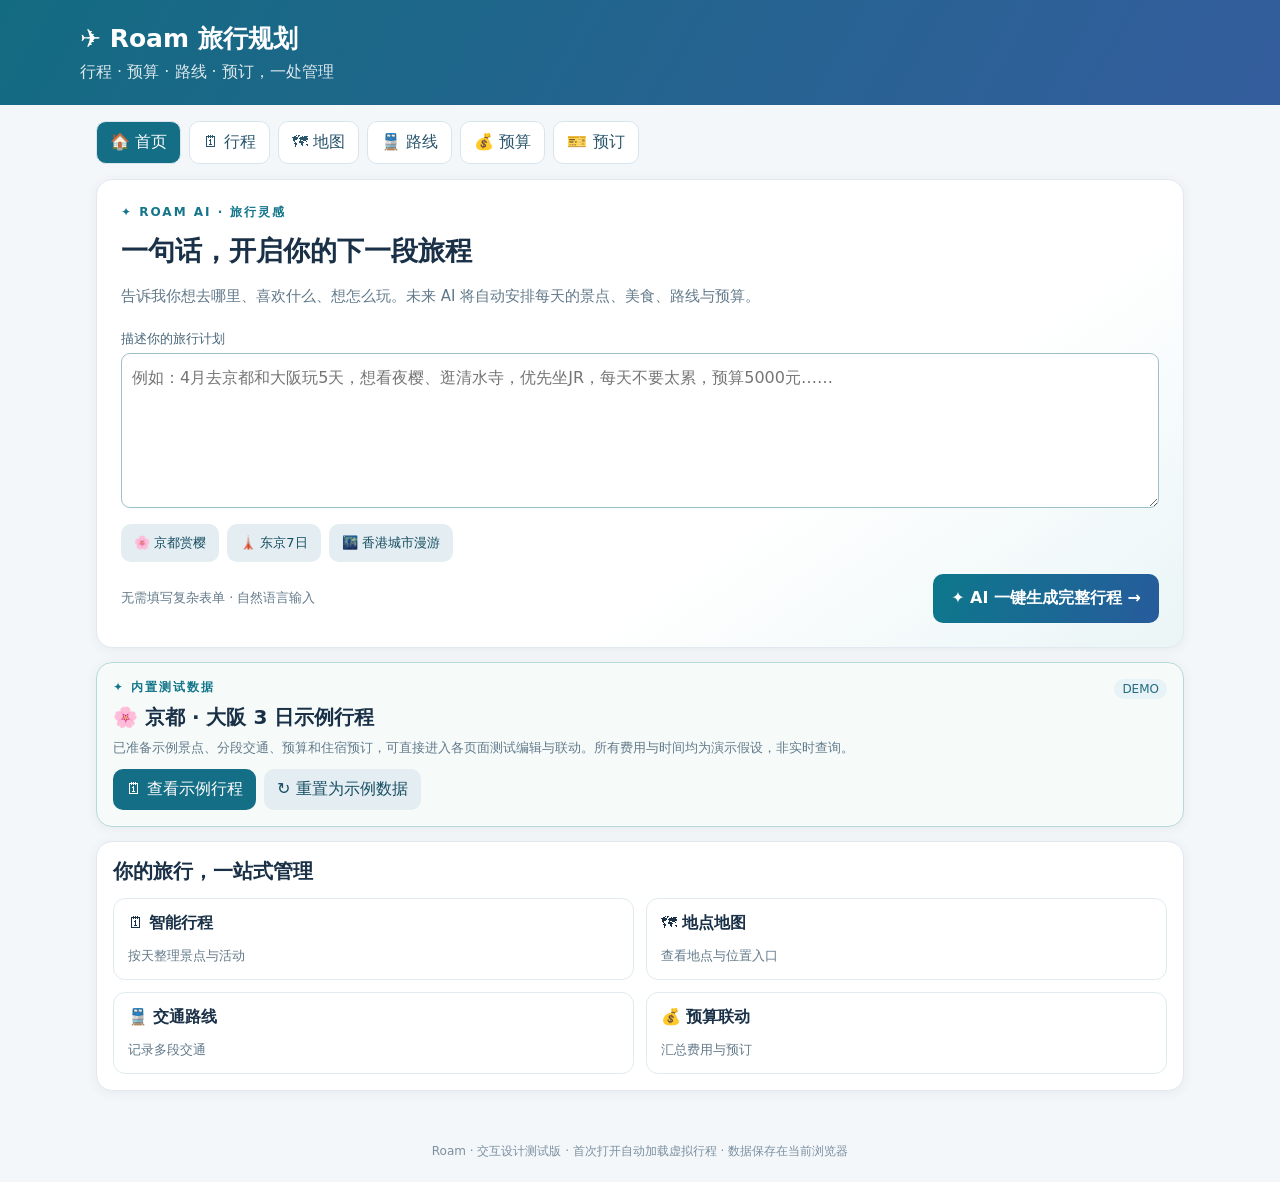
<file: index 2.html>
<!doctype html><html lang="zh-CN"><head><meta charset="utf-8"><meta name="viewport" content="width=device-width,initial-scale=1"><title>Roam 旅行规划</title><style>
:root{font-family:system-ui,-apple-system,sans-serif;color:#193047;background:#f4f7fa}*{box-sizing:border-box}body{margin:0}header{background:linear-gradient(120deg,#136b81,#345d9d);color:white;padding:22px 18px}header h1{margin:0;font-size:25px}header p{margin:7px 0 0;opacity:.85}.wrap{max-width:1120px;margin:auto;padding:16px}nav{display:flex;gap:8px;overflow:auto;margin-bottom:15px}button,input,select,textarea{font:inherit}button{border:0;background:#146e86;color:white;border-radius:10px;padding:10px 13px;cursor:pointer}button.secondary{background:#e3edf2;color:#164d61}button.danger{background:#fce5e5;color:#a32c2c}nav button{white-space:nowrap;background:white;color:#28546c;border:1px solid #d9e5ed}nav button.active{background:#146e86;color:white}section{display:none}section.active{display:block}.panel{background:white;border:1px solid #e1e8ef;border-radius:16px;padding:16px;margin-bottom:14px;box-shadow:0 2px 12px #102b4010}h2{margin:0 0 13px;font-size:20px}h3{margin:8px 0}label{display:block;font-size:13px;color:#496579;margin-bottom:5px}input,select,textarea{width:100%;border:1px solid #cad9e4;border-radius:9px;padding:10px;background:white;color:#193047}textarea{min-height:75px}.grid{display:grid;grid-template-columns:repeat(2,minmax(0,1fr));gap:11px}.grid3{display:grid;grid-template-columns:repeat(3,minmax(0,1fr));gap:11px}.actions{display:flex;gap:8px;flex-wrap:wrap;margin-top:12px}.item{border:1px solid #dfe8ee;border-radius:12px;padding:13px;margin:10px 0;background:#fcfdff}.muted{color:#62798a;font-size:13px}.big{font-size:25px;font-weight:750}.stats{display:grid;grid-template-columns:repeat(3,1fr);gap:10px}.stat{background:#edf6fa;border-radius:12px;padding:14px}.map{height:350px;position:relative;overflow:hidden;border-radius:13px;background:linear-gradient(35deg,#d8edf1 0 30%,#e9f1e2 30% 55%,#d4e9f4 55%);border:1px solid #b7d2d8}.map:before{content:"";position:absolute;inset:-50%;background:repeating-linear-gradient(28deg,transparent 0 55px,#ffffffba 57px 66px,transparent 68px 130px),repeating-linear-gradient(112deg,transparent 0 85px,#ffffffc9 87px 97px,transparent 99px 160px)}.pins{position:absolute;inset:0;transform-origin:center;transition:transform .2s}.pin{position:absolute;transform:translate(-50%,-50%);background:#146e86;color:white;border:2px solid white;box-shadow:0 3px 8px #1235;border-radius:20px;padding:5px 9px;font-size:12px;max-width:145px;white-space:nowrap;overflow:hidden;text-overflow:ellipsis;cursor:pointer}.maptools{position:absolute;right:12px;top:12px;display:grid;gap:5px}.maptools button{padding:7px 11px;background:#fff;color:#164d61}.full{position:fixed!important;inset:8px!important;height:auto!important;z-index:1000}.hint{padding:10px;background:#f0f6f8;border-radius:10px;color:#527084;font-size:13px}.pill{display:inline-block;padding:3px 8px;border-radius:20px;background:#e7f3f6;font-size:12px;color:#276c80}footer{text-align:center;color:#7b90a0;font-size:12px;padding:22px}@media(max-width:600px){.grid,.grid3{grid-template-columns:1fr}.stats{grid-template-columns:1fr}header{padding:19px 16px}}
.aihero{background:linear-gradient(145deg,#fff 65%,#eaf5f6);padding:24px}.aitag{font-size:12px;letter-spacing:2px;color:#14768a;font-weight:750}.aiprompt{min-height:155px;font-size:16px;line-height:1.7;border:1.5px solid #9dbfc9;background:#fff}.aiprompt:focus{outline:3px solid #c6e8ec}.chips{display:flex;gap:8px;flex-wrap:wrap;margin-top:12px}.chips button{font-size:13px}.aicta{background:linear-gradient(110deg,#0d788b,#275b9c);padding:14px 18px;font-weight:700}.previewhead{display:flex;justify-content:space-between;align-items:flex-start;gap:12px;flex-wrap:wrap}.featuregrid{display:grid;grid-template-columns:repeat(2,minmax(0,1fr));gap:12px}.featuregrid>div{padding:14px;border:1px solid #e0ebef;border-radius:12px}.featuregrid p{margin-bottom:0}.ai-day{border-left:3px solid #2c91a0;padding:8px 14px;margin:13px 0;background:#f5fafb;border-radius:0 12px 12px 0}@media(max-width:600px){.aihero{padding:17px}.aicta{width:100%}.featuregrid{grid-template-columns:1fr}} </style></head><body><header><div class="wrap" style="padding:0"><h1>✈ Roam 旅行规划</h1><p>行程 · 预算 · 路线 · 预订，一处管理</p></div></header><main class="wrap"><nav id="tabs"><button data-tab="home" class="active">🏠 首页</button><button data-tab="plan">🗓 行程</button><button data-tab="map">🗺 地图</button><button data-tab="route">🚆 路线</button><button data-tab="budget">💰 预算</button><button data-tab="booking">🎫 预订</button></nav>
<section id="home" class="active"><div class="panel aihero"><div class="aitag">✦ ROAM AI · 旅行灵感</div><h2 style="font-size:27px;margin:12px 0 7px">一句话，开启你的下一段旅程</h2><p class="muted" style="font-size:15px;line-height:1.7">告诉我你想去哪里、喜欢什么、想怎么玩。未来 AI 将自动安排每天的景点、美食、路线与预算。</p><label for="aiPrompt" style="margin-top:20px">描述你的旅行计划</label><textarea id="aiPrompt" class="aiprompt" placeholder="例如：4月去京都和大阪玩5天，想看夜樱、逛清水寺，优先坐JR，每天不要太累，预算5000元……"></textarea><div class="chips"><button type="button" class="secondary" data-example="4月1日至5日去京都和大阪赏樱，住京都，想去清水寺、东寺夜樱、平野神社和大阪造币局，优先JR，行程轻松一些。">🌸 京都赏樱</button><button type="button" class="secondary" data-example="去东京玩7天，预算8000元，喜欢动漫、美食和自然风景，尽量乘坐公共交通。">🗼 东京7日</button><button type="button" class="secondary" data-example="去香港玩4天，想体验茶餐厅、城市夜景和迪士尼，公共交通优先，行程不要太赶。">🌃 香港城市漫游</button></div><div class="actions" style="align-items:center;justify-content:space-between"><span class="muted">无需填写复杂表单 · 自然语言输入</span><button id="aiGenerate" type="button" class="aicta">✦ AI 一键生成完整行程 →</button></div></div><div class="panel" id="aiPreview" hidden><div class="previewhead"><div><div class="aitag">✦ 交互预览</div><h2 style="margin-top:8px">你的旅行计划 · 预览效果</h2></div><span class="pill">UI 演示 · 尚未连接 AI</span></div><p id="aiSummary" class="muted"></p><div class="stats"><div class="stat"><div class="muted">目的地</div><b id="aiDest">—</b></div><div class="stat"><div class="muted">行程</div><b id="aiDuration">—</b></div><div class="stat"><div class="muted">预算</div><b>待 AI 估算</b></div></div><div id="aiDays" style="margin-top:14px"></div><div class="panel" style="background:#f2f7fa;margin:14px 0 0"><label for="aiFollow">继续调整行程（交互预览）</label><div class="grid" style="grid-template-columns:minmax(0,1fr) auto"><input id="aiFollow" placeholder="例如：第三天太累，减少两个景点"><button id="aiRevise" type="button">发送 ↗</button></div><p class="muted" id="aiFeedback" aria-live="polite" style="margin-bottom:0">当前仅展示交互流程，不会调用 AI 或更改真实行程。</p></div><div class="actions"><button type="button" id="aiImport" disabled title="待接入 AI 后开放">导入到我的行程（待开发）</button><button type="button" class="secondary" id="aiReset">重新描述</button></div></div><div class="panel" style="border-color:#b8d9d9;background:#f6fbfa"><div class="previewhead"><div><div class="aitag">✦ 内置测试数据</div><h2 style="margin:8px 0">🌸 京都 · 大阪 3 日示例行程</h2><p class="muted" style="margin:0">已准备示例景点、分段交通、预算和住宿预订，可直接进入各页面测试编辑与联动。所有费用与时间均为演示假设，非实时查询。</p></div><span class="pill">DEMO</span></div><div class="actions"><button type="button" id="demoPlan">🗓 查看示例行程</button><button type="button" class="secondary" id="demoRestore">↻ 重置为示例数据</button></div></div><div class="panel"><h2>你的旅行，一站式管理</h2><div class="featuregrid"><div>🗓 <b>智能行程</b><p class="muted">按天整理景点与活动</p></div><div>🗺 <b>地点地图</b><p class="muted">查看地点与位置入口</p></div><div>🚆 <b>交通路线</b><p class="muted">记录多段交通</p></div><div>💰 <b>预算联动</b><p class="muted">汇总费用与预订</p></div></div></div></section><section id="plan"><div class="panel"><h2>我的旅行</h2><div class="grid3"><div><label>目的地</label><input id="destination" placeholder="例如 东京"></div><div><label>开始日期</label><input id="start" type="date"></div><div><label>天数</label><input id="days" type="number" min="1" max="30"></div></div><div class="actions"><button onclick="saveMeta()">保存旅行信息</button><button class="secondary" onclick="exportData()">导出备份 JSON</button><button class="secondary" onclick="document.getElementById('importFile').click()">导入备份</button><input hidden id="importFile" type="file" accept=".json,application/json" onchange="importData(event)"></div></div><div class="panel"><h2>添加地点 / 活动</h2><div class="grid3"><div><label>第几天</label><input id="pday" type="number" min="1" value="1"></div><div><label>时间</label><input id="ptime" type="time" value="09:00"></div><div><label>地点名称</label><input id="pname" placeholder="浅草寺"></div><div><label>预计花费</label><input id="pcost" type="number" min="0" value="0"></div><div><label>类型</label><select id="ptype"><option>景点</option><option>餐饮</option><option>购物</option><option>交通</option><option>其他</option></select></div><div><label>备注</label><input id="pnote" placeholder="开放时间、提醒等"></div></div><div class="actions"><button onclick="addPlace()">添加到行程</button></div></div><div id="planList"></div></section>
<section id="map"><div class="panel"><h2>行程地图</h2><div class="hint">这是可交互的示意地图，并非真实地图或道路导航。点击地点可在 Google Maps 中查询。</div><div style="height:10px"></div><div class="map" id="mapBox"><div class="pins" id="pins"></div><div class="maptools"><button onclick="zoomMap(1)">＋</button><button onclick="zoomMap(-1)">－</button><button onclick="document.getElementById('mapBox').classList.toggle('full')">⛶</button></div></div><div id="mapList"></div></div></section>
<section id="route"><div class="panel"><h2>多段路线规划</h2><p class="muted">自行拆分步行、地铁、公交等路段，记录预估时间与交通费用。真实路线请使用下方地图导航链接核实。</p><div class="grid3"><div><label>起点</label><input id="rfrom" placeholder="酒店"></div><div><label>终点</label><input id="rto" placeholder="浅草寺"></div><div><label>交通方式</label><select id="rmode"><option>步行</option><option>地铁</option><option>公交</option><option>出租车</option><option>火车</option><option>其他</option></select></div><div><label>预计分钟</label><input id="rminutes" type="number" min="0" value="15"></div><div><label>交通费用</label><input id="rcost" type="number" min="0" value="0"></div><div><label>第几天</label><input id="rday" type="number" min="1" value="1"></div></div><div class="actions"><button onclick="addRoute()">添加路段</button></div></div><div id="routeList"></div></section>
<section id="budget"><div class="panel"><h2>预算概览</h2><div class="grid"><div><label>总预算</label><input id="limit" type="number" min="0" value="0" onchange="setLimit()"></div><div><label>货币单位</label><input id="currency" value="SGD" onchange="setCurrency()" placeholder="SGD"></div></div><div class="stats" style="margin-top:14px"><div class="stat"><div class="muted">预算</div><div class="big" id="budgetLimit">0</div></div><div class="stat"><div class="muted">当前总费用</div><div class="big" id="budgetUsed">0</div></div><div class="stat"><div class="muted">剩余</div><div class="big" id="budgetRemain">0</div></div></div><div id="budgetBreakdown" style="margin-top:15px"></div><p class="hint">费用自动汇总：行程地点 + 路线交通 + 预订 + 手动支出。为避免重复计费，同一费用请只在一个类别录入。不同货币不会自动换算。</p></div><div class="panel"><h2>新增其他支出</h2><div class="grid"><div><label>名称</label><input id="ename" placeholder="电话卡"></div><div><label>金额</label><input id="eamount" type="number" min="0"></div></div><div class="actions"><button onclick="addExpense()">添加支出</button></div><div id="expenseList"></div></div></section>
<section id="booking"><div class="panel"><h2>预订管理</h2><div class="grid3"><div><label>预订类型</label><select id="btype"><option>住宿</option><option>机票</option><option>火车</option><option>门票</option><option>其他</option></select></div><div><label>名称</label><input id="bname" placeholder="酒店名称"></div><div><label>日期</label><input id="bdate" type="date"></div><div><label>确认号（可选）</label><input id="bref"></div><div><label>费用</label><input id="bcost" type="number" min="0" value="0"></div><div><label>状态</label><select id="bstatus"><option>已确认</option><option>待确认</option></select></div></div><div class="actions"><button onclick="addBooking()">保存预订</button></div></div><div id="bookingList"></div></section>
</main><footer>Roam · 交互设计测试版 · 首次打开自动加载虚拟行程 · 数据保存在当前浏览器</footer><script>
const KEY='roam_travel_planner_v6_demo';const blank=()=>({destination:'',start:'',days:3,limit:0,currency:'SGD',places:[],routes:[],bookings:[],expenses:[]});function demoData(){const d={...blank(),destination:'京都 · 大阪',start:'2027-04-01',days:3,limit:65000,currency:'JPY'};
const spots=[
[1,'09:00','清水寺','景点',500,'京都东山散步；门票费用为演示值'],[1,'12:30','祇园午餐','餐饮',1800,'餐饮费用示例'],[1,'15:00','鸭川散步','景点',0,'沿河自由活动'],[1,'19:00','东寺夜间赏樱','景点',1000,'夜间开放与票价请出发前核实'],
[2,'09:30','岚山竹林','景点',0,'早间漫步'],[2,'12:00','嵯峨野午餐','餐饮',1800,'餐饮费用示例'],[2,'15:00','伏见稻荷大社','景点',0,'步行游览'],[2,'18:30','京都站晚餐','餐饮',2200,'餐饮费用示例'],
[3,'09:00','大阪城公园','景点',0,'赏樱散步'],[3,'12:30','道顿堀午餐','餐饮',2200,'餐饮费用示例'],[3,'15:00','心斋桥街区','购物',0,'购物不计入示例预算'],[3,'18:00','返回京都','其他',0,'交通费用单独记录']];
d.places=spots.map(([day,time,name,type,cost,note],i)=>({id:'demo-p'+i,day,time,name,type,cost,note}));
const legs=[[1,'京都站','清水寺','公交',35,250],[1,'清水寺','祇园','步行',20,0],[1,'祇园','东寺','公交',35,250],[2,'京都站','嵯峨岚山站','火车',20,240],[2,'岚山','伏见稻荷','火车',50,500],[3,'京都站','大阪站','火车',35,580],[3,'大阪城公园','道顿堀','地铁',25,240],[3,'大阪站','京都站','火车',35,580]];
d.routes=legs.map(([day,from,to,mode,minutes,cost],i)=>({id:'demo-r'+i,day,from,to,mode,minutes,cost}));
d.bookings=[{id:'demo-b0',type:'住宿',name:'京都市区酒店 · 2晚（演示）',date:'2027-04-01',ref:'DEMO-NOT-BOOKED',cost:24000,status:'待确认'}];
d.expenses=[{id:'demo-e0',name:'旅行保险（示例）',amount:1200}];return d}
let db;try{const saved=localStorage.getItem(KEY);db=saved?{...blank(),...JSON.parse(saved)}:demoData()}catch(e){db=demoData()}const $=id=>document.getElementById(id),val=id=>$(id).value,esc=s=>String(s??'').replace(/[&<>"']/g,c=>({'&':'&amp;','<':'&lt;','>':'&gt;','"':'&quot;',"'":'&#39;'}[c])),money=n=>(Number(n)||0).toFixed(2)+' '+esc(db.currency),uid=()=>Date.now().toString(36)+Math.random().toString(36).slice(2,7),persist=()=>{localStorage.setItem(KEY,JSON.stringify(db));render()},sum=a=>a.reduce((s,x)=>s+Number(x.cost||x.amount||0),0);
document.querySelectorAll('[data-tab]').forEach(b=>b.onclick=()=>show(b.dataset.tab));function show(tab){document.querySelectorAll('section').forEach(s=>s.classList.toggle('active',s.id===tab));document.querySelectorAll('[data-tab]').forEach(b=>b.classList.toggle('active',b.dataset.tab===tab));render()}
function saveMeta(){db.destination=val('destination').trim();db.start=val('start');db.days=Math.max(1,+val('days')||1);persist()}
function addPlace(){if(!val('pname').trim())return alert('请填写地点名称');db.places.push({id:uid(),day:+val('pday')||1,time:val('ptime'),name:val('pname').trim(),cost:+val('pcost')||0,type:val('ptype'),note:val('pnote')});$('pname').value='';$('pnote').value='';persist()}
function addRoute(){if(!val('rfrom').trim()||!val('rto').trim())return alert('请填写起点和终点');db.routes.push({id:uid(),from:val('rfrom'),to:val('rto'),mode:val('rmode'),minutes:+val('rminutes')||0,cost:+val('rcost')||0,day:+val('rday')||1});persist()}
function addBooking(){if(!val('bname').trim())return alert('请填写预订名称');db.bookings.push({id:uid(),type:val('btype'),name:val('bname'),date:val('bdate'),ref:val('bref'),cost:+val('bcost')||0,status:val('bstatus')});$('bname').value='';$('bref').value='';persist()}
function addExpense(){if(!val('ename').trim())return alert('请填写支出名称');db.expenses.push({id:uid(),name:val('ename'),amount:+val('eamount')||0});$('ename').value='';$('eamount').value='';persist()}
function remove(kind,id){if(!confirm('确定删除？'))return;db[kind]=db[kind].filter(x=>x.id!==id);persist()}
function edit(kind,id){let x=db[kind].find(x=>x.id===id);if(!x)return;let field=kind==='places'?'name':kind==='routes'?'to':'name';let name=prompt('修改名称 / 目的地',x[field]);if(name===null)return;x[field]=name;let field2=kind==='expenses'?'amount':'cost';let cost=prompt('修改费用',x[field2]||0);if(cost===null)return;x[field2]=Math.max(0,Number(cost)||0);persist()}
function card(title,content){return `<div class="panel"><h2>${title}</h2>${content||'<p class="muted">暂无记录</p>'}</div>`}function buttons(kind,id){return `<div class="actions"><button class="secondary" onclick="edit('${kind}','${id}')">编辑</button><button class="danger" onclick="remove('${kind}','${id}')">删除</button></div>`}
function render(){['destination','start','days','limit','currency'].forEach(id=>{if(document.activeElement!==$(id))$(id).value=db[id]??''});let days=Math.max(db.days,...db.places.map(x=>x.day),1),out='';for(let d=1;d<=days;d++){let a=db.places.filter(x=>x.day===d).sort((a,b)=>a.time.localeCompare(b.time));out+=card(`第 ${d} 天`,a.map(x=>`<div class="item"><b>${esc(x.time)} · ${esc(x.name)}</b> <span class="pill">${esc(x.type)}</span><p class="muted">${esc(x.note)} · ${money(x.cost)}</p>${buttons('places',x.id)}</div>`).join(''))}$('planList').innerHTML=out;
$('routeList').innerHTML=card('路线分段',db.routes.map(x=>`<div class="item"><b>第 ${x.day} 天 · ${esc(x.from)} → ${esc(x.to)}</b><p class="muted">${esc(x.mode)} · ${x.minutes} 分钟 · ${money(x.cost)}</p><div class="actions"><button class="secondary" onclick="navigate('${encodeURIComponent(x.from)}','${encodeURIComponent(x.to)}')">Google Maps 路线</button></div>${buttons('routes',x.id)}</div>`).join(''));
$('bookingList').innerHTML=card('预订清单',db.bookings.map(x=>`<div class="item"><b>${esc(x.name)}</b> <span class="pill">${esc(x.status)}</span><p class="muted">${esc(x.type)} · ${esc(x.date)} · 确认号：${esc(x.ref)} · ${money(x.cost)}</p>${buttons('bookings',x.id)}</div>`).join(''));
$('expenseList').innerHTML=db.expenses.map(x=>`<div class="item"><b>${esc(x.name)}</b> · ${money(x.amount)}${buttons('expenses',x.id)}</div>`).join('');
let p=sum(db.places),r=sum(db.routes),b=sum(db.bookings),e=sum(db.expenses),total=p+r+b+e;$('budgetLimit').textContent=money(db.limit);$('budgetUsed').textContent=money(total);$('budgetRemain').textContent=money(db.limit-total);$('budgetBreakdown').innerHTML=`<p>景点 / 活动：<b>${money(p)}</b></p><p>路线交通：<b>${money(r)}</b></p><p>预订：<b>${money(b)}</b></p><p>其他支出：<b>${money(e)}</b></p>`;
$('pins').innerHTML=db.places.map((x,i)=>`<button class="pin" style="left:${12+(i*37%77)}%;top:${17+(i*29%67)}%" onclick="searchPlace(${i})">${esc(x.name)}</button>`).join('');$('mapList').innerHTML=db.places.map((x,i)=>`<div class="item"><b>第 ${x.day} 天 · ${esc(x.name)}</b><div class="actions"><button class="secondary" onclick="searchPlace(${i})">在 Google Maps 查找</button></div></div>`).join('')}
function setLimit(){db.limit=Math.max(0,+val('limit')||0);persist()}function setCurrency(){db.currency=val('currency').trim().toUpperCase()||'SGD';persist()}let scale=1;function zoomMap(dir){scale=Math.min(2.5,Math.max(.6,scale+dir*.2));$('pins').style.transform=`scale(${scale})`}function searchPlace(i){let p=db.places[i];window.open('https://www.google.com/maps/search/?api=1&query='+encodeURIComponent(p.name+' '+db.destination),'_blank','noopener')}function navigate(a,b){window.open('https://www.google.com/maps/dir/?api=1&origin='+a+'&destination='+b,'_blank','noopener')}
function generate(){let dest=val('gdest').trim(),days=Math.min(30,Math.max(1,+val('gdays')||3)),style=val('gstyle');if(!dest)return alert('请输入目的地');if(db.places.length&&!confirm('将追加模板到现有行程，继续吗？'))return;db.destination=dest;db.days=days;let types=style==='美食体验'?['早餐与街区探索','当地美食午餐','夜市或特色晚餐']:style==='休闲慢游'?['慢节奏早餐','公园或街区散步','咖啡馆与自由活动']:style==='亲子旅行'?['亲子体验','家庭午餐','轻松休息']:['城市地标','当地午餐','文化街区'];for(let day=1;day<=days;day++)['09:00','12:30','15:00'].forEach((time,i)=>db.places.push({id:uid(),day,time,name:`${dest} · ${types[i]}（待填写具体地点）`,type:i===1?'餐饮':'景点',cost:0,note:'模板占位，请补充真实地点和费用'}));persist();show('plan');alert('已导入 '+days+' 天可编辑模板')}
function aiDemo(){const prompt=val('aiPrompt').trim();if(!prompt){alert('先用一句话描述你的旅行需求');$('aiPrompt').focus();return}const dest=/京都|大阪/.test(prompt)?'京都 · 大阪':/东京/.test(prompt)?'东京':/香港/.test(prompt)?'香港':'按你的描述规划';const match=prompt.match(/(\d{1,2})\s*天/);const count=match?Math.min(14,Math.max(1,Number(match[1]))):5;$('aiDest').textContent=dest;$('aiDuration').textContent=count+' 天';$('aiSummary').textContent='你的需求：'+prompt;const stages=['抵达 · 城市初体验','经典景点 · 文化漫步','当地美食 · 街区探索','特色体验 · 自由活动','悠闲收尾 · 返程准备'];$('aiDays').innerHTML=Array.from({length:count},(_,i)=>'<div class="ai-day"><b>DAY '+String(i+1).padStart(2,'0')+' · '+stages[Math.min(i,stages.length-1)]+'</b><p class="muted" style="margin:7px 0">上午 09:00 · 景点安排待 AI 生成　→　中午 12:30 · 美食推荐待生成　→　下午 15:00 · 路线与活动待生成</p></div>').join('');$('aiPreview').hidden=false;$('aiFeedback').textContent='当前是页面设计预览，真实 AI 接入后才会生成具体景点和路线。';$('aiPreview').scrollIntoView({behavior:'smooth',block:'start'})}document.getElementById('aiGenerate').addEventListener('click',aiDemo);$('demoPlan').addEventListener('click',()=>show('plan'));$('demoRestore').addEventListener('click',()=>{if(!confirm('重置将覆盖当前所有行程、预算和预订数据，确定吗？'))return;db=demoData();persist();show('plan')});document.querySelectorAll('[data-example]').forEach(b=>b.addEventListener('click',()=>{$('aiPrompt').value=b.dataset.example;$('aiPrompt').focus()}));$('aiRevise').addEventListener('click',()=>{let t=val('aiFollow').trim();$('aiFeedback').textContent=t?'已收到修改指令：「'+t+'」。此版本只演示交互，接入 AI 后才会执行。':'请先输入修改需求。'});$('aiReset').addEventListener('click',()=>{$('aiPreview').hidden=true;$('aiPrompt').focus();window.scrollTo({top:0,behavior:'smooth'})});function exportData(){let blob=new Blob([JSON.stringify(db,null,2)],{type:'application/json'}),a=document.createElement('a');a.href=URL.createObjectURL(blob);a.download='roam-backup.json';a.click();setTimeout(()=>URL.revokeObjectURL(a.href),1000)}
async function importData(ev){let file=ev.target.files[0];if(!file)return;try{let obj=JSON.parse(await file.text());if(!Array.isArray(obj.places)||!Array.isArray(obj.routes)||!Array.isArray(obj.bookings)||!Array.isArray(obj.expenses))throw Error('格式不正确');if(!confirm('导入将覆盖当前数据，继续吗？'))return;db={...blank(),...obj};persist();alert('导入成功')}catch(e){alert('导入失败：'+e.message)}ev.target.value=''}render();
</script></body></html>
</file>
